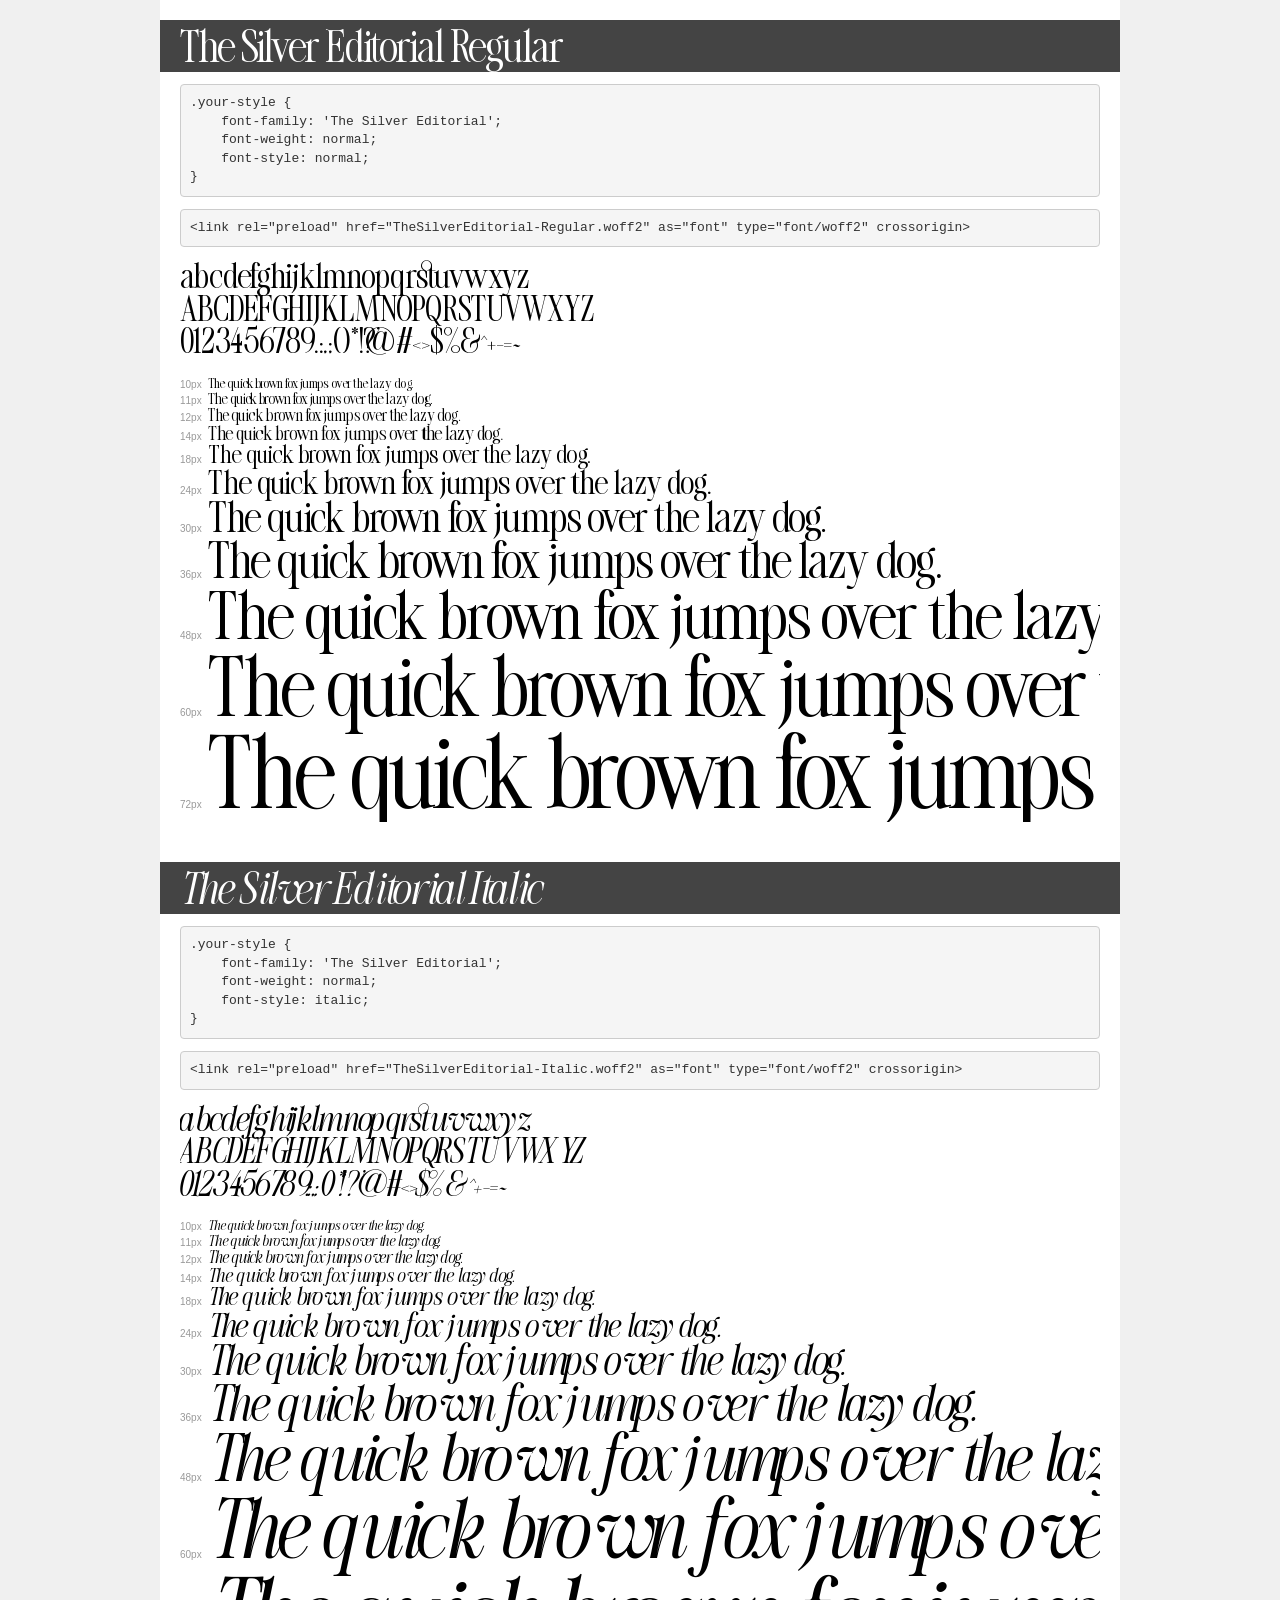
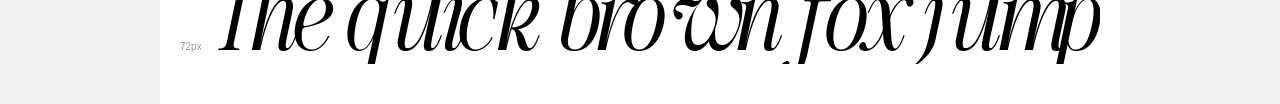
<file: Brand/Font/TheSilverEditorial/demo.html>
<!DOCTYPE html>
<html lang="en">
<head>
    <meta charset="utf-8">
    <meta http-equiv="X-UA-Compatible" content="IE=edge">
    <meta name="viewport" content="width=device-width, initial-scale=1">
    <meta name="robots" content="noindex, noarchive">
    <meta name="format-detection" content="telephone=no">
    <title>Transfonter demo</title>
    <link href="stylesheet.css" rel="stylesheet">
    <style>
        /*
        http://meyerweb.com/eric/tools/css/reset/
        v2.0 | 20110126
        License: none (public domain)
        */
        html, body, div, span, applet, object, iframe,
        h1, h2, h3, h4, h5, h6, p, blockquote, pre,
        a, abbr, acronym, address, big, cite, code,
        del, dfn, em, img, ins, kbd, q, s, samp,
        small, strike, strong, sub, sup, tt, var,
        b, u, i, center,
        dl, dt, dd, ol, ul, li,
        fieldset, form, label, legend,
        table, caption, tbody, tfoot, thead, tr, th, td,
        article, aside, canvas, details, embed,
        figure, figcaption, footer, header, hgroup,
        menu, nav, output, ruby, section, summary,
        time, mark, audio, video {
            margin: 0;
            padding: 0;
            border: 0;
            font-size: 100%;
            font: inherit;
            vertical-align: baseline;
        }
        /* HTML5 display-role reset for older browsers */
        article, aside, details, figcaption, figure,
        footer, header, hgroup, menu, nav, section {
            display: block;
        }
        body {
            line-height: 1;
        }
        ol, ul {
            list-style: none;
        }
        blockquote, q {
            quotes: none;
        }
        blockquote:before, blockquote:after,
        q:before, q:after {
            content: '';
            content: none;
        }
        table {
            border-collapse: collapse;
            border-spacing: 0;
        }
        /* demo styles */
        body {
            background: #f0f0f0;
            color: #000;
        }
        .page {
            background: #fff;
            width: 920px;
            margin: 0 auto;
            padding: 20px 20px 0 20px;
            overflow: hidden;
        }
        .font-container {
            overflow-x: auto;
            overflow-y: hidden;
            margin-bottom: 40px;
            line-height: 1.3;
            white-space: nowrap;
            padding-bottom: 5px;
        }
        h1 {
            position: relative;
            background: #444;
            font-size: 32px;
            color: #fff;
            padding: 10px 20px;
            margin: 0 -20px 12px -20px;
        }
        .letters {
            font-size: 25px;
            margin-bottom: 20px;
        }
        .s10:before {
            content: '10px';
        }
        .s11:before {
            content: '11px';
        }
        .s12:before {
            content: '12px';
        }
        .s14:before {
            content: '14px';
        }
        .s18:before {
            content: '18px';
        }
        .s24:before {
            content: '24px';
        }
        .s30:before {
            content: '30px';
        }
        .s36:before {
            content: '36px';
        }
        .s48:before {
            content: '48px';
        }
        .s60:before {
            content: '60px';
        }
        .s72:before {
            content: '72px';
        }
        .s10:before, .s11:before, .s12:before, .s14:before,
        .s18:before, .s24:before, .s30:before, .s36:before,
        .s48:before, .s60:before, .s72:before {
            font-family: Arial, sans-serif;
            font-size: 10px;
            font-weight: normal;
            font-style: normal;
            color: #999;
            padding-right: 6px;
        }
        pre {
            display: block;
            padding: 9px;
            margin: 0 0 12px;
            font-family: Monaco, Menlo, Consolas, "Courier New", monospace;
            font-size: 13px;
            line-height: 1.428571429;
            color: #333;
            font-weight: normal;
            font-style: normal;
            background-color: #f5f5f5;
            border: 1px solid #ccc;
            overflow-x: auto;
            border-radius: 4px;
        }
        /* responsive */
        @media (max-width: 959px) {
            .page {
                width: auto;
                margin: 0;
            }
        }
    </style>
</head>
<body>
<div class="page">
    <div class="demo">
        <h1 style="font-family: 'The Silver Editorial'; font-weight: normal; font-style: normal;">The Silver Editorial Regular</h1>
        <pre title="Usage">.your-style {
    font-family: 'The Silver Editorial';
    font-weight: normal;
    font-style: normal;
}</pre>
        <pre title="Preload (optional)">
&lt;link rel=&quot;preload&quot; href=&quot;TheSilverEditorial-Regular.woff2&quot; as=&quot;font&quot; type=&quot;font/woff2&quot; crossorigin&gt;</pre>
        <div class="font-container" style="font-family: 'The Silver Editorial'; font-weight: normal; font-style: normal;">
            <p class="letters">
                abcdefghijklmnopqrstuvwxyz<br>
ABCDEFGHIJKLMNOPQRSTUVWXYZ<br>
                0123456789.:,;()*!?'@#&lt;&gt;$%&^+-=~
            </p>
            <p class="s10" style="font-size: 10px;">The quick brown fox jumps over the lazy dog.</p>
            <p class="s11" style="font-size: 11px;">The quick brown fox jumps over the lazy dog.</p>
            <p class="s12" style="font-size: 12px;">The quick brown fox jumps over the lazy dog.</p>
            <p class="s14" style="font-size: 14px;">The quick brown fox jumps over the lazy dog.</p>
            <p class="s18" style="font-size: 18px;">The quick brown fox jumps over the lazy dog.</p>
            <p class="s24" style="font-size: 24px;">The quick brown fox jumps over the lazy dog.</p>
            <p class="s30" style="font-size: 30px;">The quick brown fox jumps over the lazy dog.</p>
            <p class="s36" style="font-size: 36px;">The quick brown fox jumps over the lazy dog.</p>
            <p class="s48" style="font-size: 48px;">The quick brown fox jumps over the lazy dog.</p>
            <p class="s60" style="font-size: 60px;">The quick brown fox jumps over the lazy dog.</p>
            <p class="s72" style="font-size: 72px;">The quick brown fox jumps over the lazy dog.</p>
        </div>
    </div>

    <div class="demo">
        <h1 style="font-family: 'The Silver Editorial'; font-weight: normal; font-style: italic;">The Silver Editorial Italic</h1>
        <pre title="Usage">.your-style {
    font-family: 'The Silver Editorial';
    font-weight: normal;
    font-style: italic;
}</pre>
        <pre title="Preload (optional)">
&lt;link rel=&quot;preload&quot; href=&quot;TheSilverEditorial-Italic.woff2&quot; as=&quot;font&quot; type=&quot;font/woff2&quot; crossorigin&gt;</pre>
        <div class="font-container" style="font-family: 'The Silver Editorial'; font-weight: normal; font-style: italic;">
            <p class="letters">
                abcdefghijklmnopqrstuvwxyz<br>
ABCDEFGHIJKLMNOPQRSTUVWXYZ<br>
                0123456789.:,;()*!?'@#&lt;&gt;$%&^+-=~
            </p>
            <p class="s10" style="font-size: 10px;">The quick brown fox jumps over the lazy dog.</p>
            <p class="s11" style="font-size: 11px;">The quick brown fox jumps over the lazy dog.</p>
            <p class="s12" style="font-size: 12px;">The quick brown fox jumps over the lazy dog.</p>
            <p class="s14" style="font-size: 14px;">The quick brown fox jumps over the lazy dog.</p>
            <p class="s18" style="font-size: 18px;">The quick brown fox jumps over the lazy dog.</p>
            <p class="s24" style="font-size: 24px;">The quick brown fox jumps over the lazy dog.</p>
            <p class="s30" style="font-size: 30px;">The quick brown fox jumps over the lazy dog.</p>
            <p class="s36" style="font-size: 36px;">The quick brown fox jumps over the lazy dog.</p>
            <p class="s48" style="font-size: 48px;">The quick brown fox jumps over the lazy dog.</p>
            <p class="s60" style="font-size: 60px;">The quick brown fox jumps over the lazy dog.</p>
            <p class="s72" style="font-size: 72px;">The quick brown fox jumps over the lazy dog.</p>
        </div>
    </div>

</div>
</body>
</html>
</file>
<file: Brand/Font/TheSilverEditorial/stylesheet.css>
@font-face {
    font-family: 'The Silver Editorial';
    src: url('TheSilverEditorial-Regular.eot');
    src: local('The Silver Editorial Regular'), local('TheSilverEditorial-Regular'),
        url('TheSilverEditorial-Regular.eot?#iefix') format('embedded-opentype'),
        url('TheSilverEditorial-Regular.woff2') format('woff2'),
        url('TheSilverEditorial-Regular.woff') format('woff'),
        url('TheSilverEditorial-Regular.ttf') format('truetype');
    font-weight: normal;
    font-style: normal;
    font-display: swap;
}

@font-face {
    font-family: 'The Silver Editorial';
    src: url('TheSilverEditorial-Italic.eot');
    src: local('The Silver Editorial Italic'), local('TheSilverEditorial-Italic'),
        url('TheSilverEditorial-Italic.eot?#iefix') format('embedded-opentype'),
        url('TheSilverEditorial-Italic.woff2') format('woff2'),
        url('TheSilverEditorial-Italic.woff') format('woff'),
        url('TheSilverEditorial-Italic.ttf') format('truetype');
    font-weight: normal;
    font-style: italic;
    font-display: swap;
}
</file>
